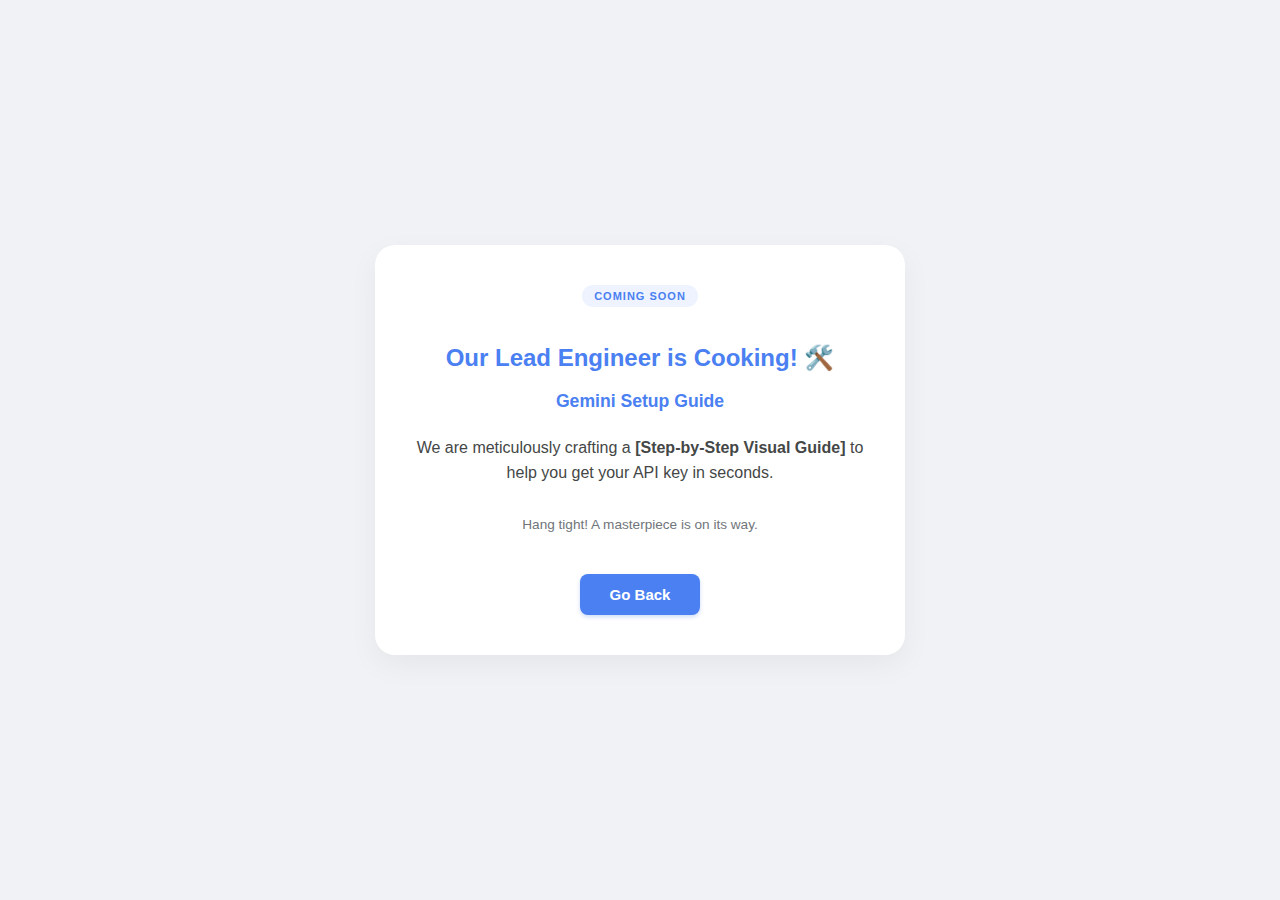
<file: guide-gemini.html>
<!DOCTYPE html>
<html lang="en">
<head>
    <script async src="https://www.googletagmanager.com/gtag/js?id=G-Q7K55RZKNW"></script>
    <script>
    window.dataLayer = window.dataLayer || [];
    function gtag(){dataLayer.push(arguments);}
    gtag('js', new Date());
    gtag('config', 'G-Q7K55RZKNW');
    </script>
    <script>(function(w,d,s,l,i){w[l]=w[l]||[];w[l].push({'gtm.start': new Date().getTime(),event:'gtm.js'});var f=d.getElementsByTagName(s)[0], j=d.createElement(s),dl=l!='dataLayer'?'&l='+l:'';j.async=true;j.src='https://www.googletagmanager.com/gtm.js?id='+i+dl;f.parentNode.insertBefore(j,f);})(window,document,'script','dataLayer','GTM-TP46CVMP');</script>
    
    <meta charset="UTF-8">
    <meta name="viewport" content="width=device-width, initial-scale=1.0">
    
    <title>KIVOSY | Gemini API Guide</title>
    
    <link rel="icon" href="./img/favicon.png" type="image/png">
    <style>
        body { font-family: 'Segoe UI', Tahoma, Geneva, Verdana, sans-serif; display: flex; align-items: center; justify-content: center; height: 100vh; background: #f0f2f5; color: #1f1f1f; text-align: center; margin: 0; }
        .card { background: white; padding: 40px; border-radius: 20px; box-shadow: 0 10px 30px rgba(0,0,0,0.05); max-width: 450px; }
        h1 { color: #4a80f1; margin-bottom: 15px; font-size: 24px; }
        p { line-height: 1.6; color: #444746; margin: 10px 0; }
        .badge { background: #eef3ff; color: #4a80f1; padding: 5px 12px; border-radius: 100px; font-size: 11px; font-weight: bold; margin-bottom: 20px; display: inline-block; letter-spacing: 1px; }
        .back-btn { cursor: pointer; background: #4a80f1; color: white; border: none; padding: 12px 30px; border-radius: 8px; font-weight: 600; font-size: 15px; transition: all 0.1s ease-in-out; box-shadow: 0 2px 4px rgba(11, 87, 208, 0.2); margin-top: 20px; }
        .back-btn:hover { background: #0842a0; transform: translateY(-1px); box-shadow: 0 4px 12px rgba(11, 87, 208, 0.3); }
        .back-btn:active { transform: scale(0.92) !important; filter: brightness(0.8); }
    </style>

    <script async src="https://pagead2.googlesyndication.com/pagead/js/adsbygoogle.js?client=ca-pub-5981094525589755" crossorigin="anonymous"></script>
</head>
<body>
    <div class="card">
        <div class="badge">COMING SOON</div>
        <h1>Our Lead Engineer is Cooking! 🛠️</h1>
        <p style="color: #4a80f1; font-weight: bold; font-size: 1.1em; margin-bottom: 20px;">Gemini Setup Guide</p>
        <p>We are meticulously crafting a <strong>[Step-by-Step Visual Guide]</strong> to help you get your API key in seconds.</p>
        <br>
        <p style="font-size: 0.85em; color: #70757a; margin: 0;">Hang tight! A masterpiece is on its way.</p>
        <br>
        <button class="back-btn" onclick="goBackOrClose()">Go Back</button>
    </div>

    <script>
        function goBackOrClose() {
            if (window.history.length > 1) { window.history.back(); } 
            else { window.location.href = 'index.html'; }
        }
    </script>
</body>
</html>
</file>
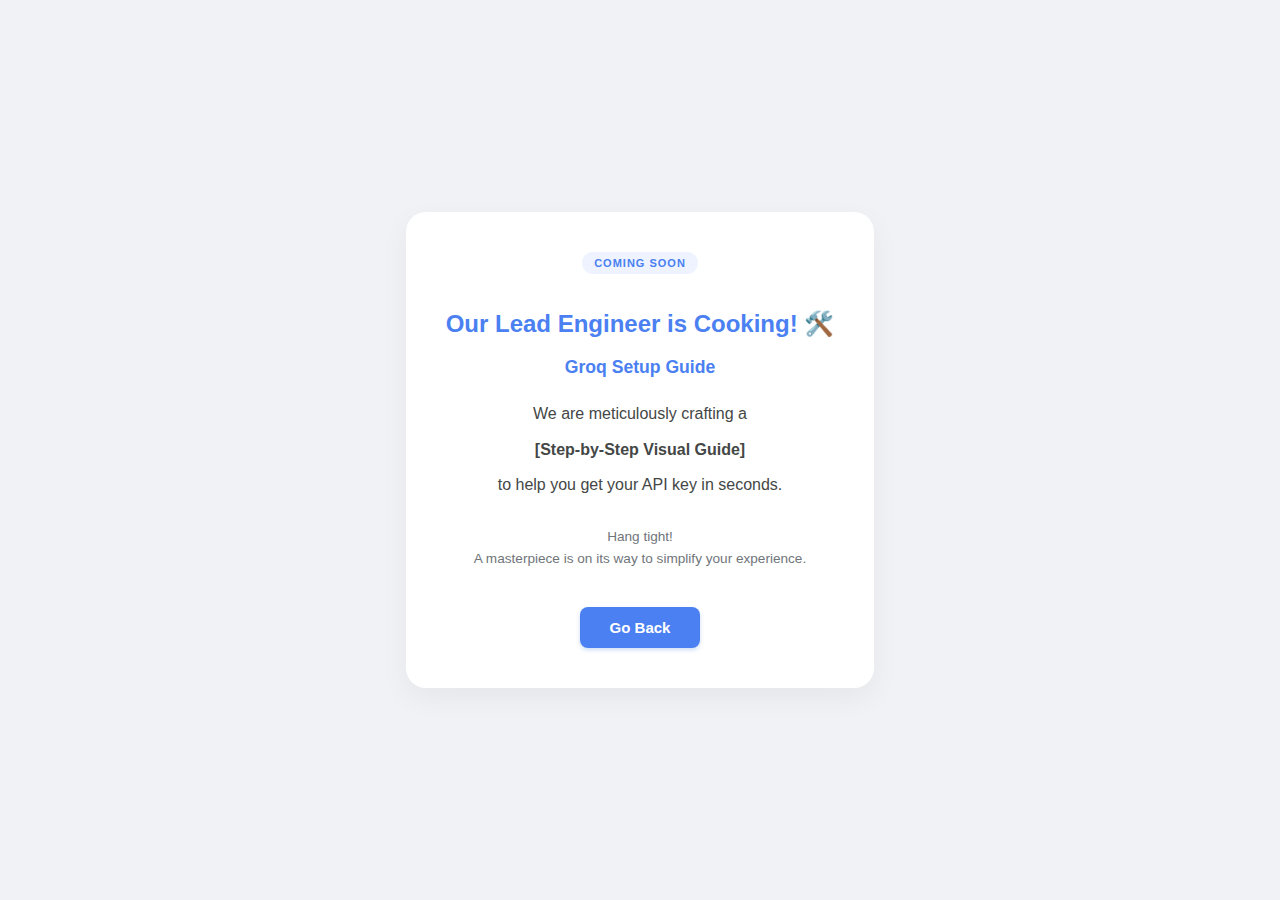
<file: guide-groq.html>
<!DOCTYPE html>
<html lang="en">
<head>
    <script async src="https://www.googletagmanager.com/gtag/js?id=G-Q7K55RZKNW"></script>
    <script>
    window.dataLayer = window.dataLayer || [];
    function gtag(){dataLayer.push(arguments);}
    gtag('js', new Date());
    gtag('config', 'G-Q7K55RZKNW');
    </script>
    <script>(function(w,d,s,l,i){w[l]=w[l]||[];w[l].push({'gtm.start': new Date().getTime(),event:'gtm.js'});var f=d.getElementsByTagName(s)[0], j=d.createElement(s),dl=l!='dataLayer'?'&l='+l:'';j.async=true;j.src='https://www.googletagmanager.com/gtm.js?id='+i+dl;f.parentNode.insertBefore(j,f);})(window,document,'script','dataLayer','GTM-TP46CVMP');</script>
    
    <meta charset="UTF-8">
    <meta name="viewport" content="width=device-width, initial-scale=1.0">
    
    <title>KIVOSY | Gemini API Guide</title>
    
    <link rel="icon" href="./img/favicon.png" type="image/png">
    <style>
        body { font-family: 'Segoe UI', Tahoma, Geneva, Verdana, sans-serif; display: flex; align-items: center; justify-content: center; height: 100vh; background: #f0f2f5; color: #1f1f1f; text-align: center; margin: 0; }
        .card { background: white; padding: 40px; border-radius: 20px; box-shadow: 0 10px 30px rgba(0,0,0,0.05); max-width: 450px; }
        h1 { color: #4a80f1; margin-bottom: 15px; font-size: 24px; }
        p { line-height: 1.6; color: #444746; margin: 10px 0; }
        .badge { background: #eef3ff; color: #4a80f1; padding: 5px 12px; border-radius: 100px; font-size: 11px; font-weight: bold; margin-bottom: 20px; display: inline-block; letter-spacing: 1px; }
        .back-btn { cursor: pointer; background: #4a80f1; color: white; border: none; padding: 12px 30px; border-radius: 8px; font-weight: 600; font-size: 15px; transition: all 0.1s ease-in-out; box-shadow: 0 2px 4px rgba(11, 87, 208, 0.2); margin-top: 20px; }
        .back-btn:hover { background: #0842a0; transform: translateY(-1px); box-shadow: 0 4px 12px rgba(11, 87, 208, 0.3); }
        .back-btn:active { transform: scale(0.92) !important; filter: brightness(0.8); }
    </style>

    <script async src="https://pagead2.googlesyndication.com/pagead/js/adsbygoogle.js?client=ca-pub-5981094525589755" crossorigin="anonymous"></script>
</head>
<body>
    <div class="card">
        <div class="badge">COMING SOON</div>
        <h1>Our Lead Engineer is Cooking! 🛠️</h1>
        
        <p style="color: #4a80f1; font-weight: bold; font-size: 1.1em; margin-bottom: 20px;">
            Groq Setup Guide
        </p>
        
        <p>We are meticulously crafting a</p>
        <p><strong>[Step-by-Step Visual Guide]</strong></p>
        <p>to help you get your API key in seconds.</p>
        
        <br>
        
        <p style="font-size: 0.85em; color: #70757a; margin: 0;">Hang tight!</p>
        <p style="font-size: 0.85em; color: #70757a; margin: 0;">
            A masterpiece is on its way to simplify your experience.
        </p>
        
        <br>
        <button class="back-btn" onclick="goBackOrClose()">Go Back</button>
    </div>

        <script>
            function goBackOrClose() {
                // If there's a history, go back. Otherwise, redirect to index.html (Safest Method)
                if (window.history.length > 1) {
                    window.history.back();
                } else {
                    window.location.href = 'index.html';
                }
            }
        </script>
    </div>
</body>
</html>
</file>
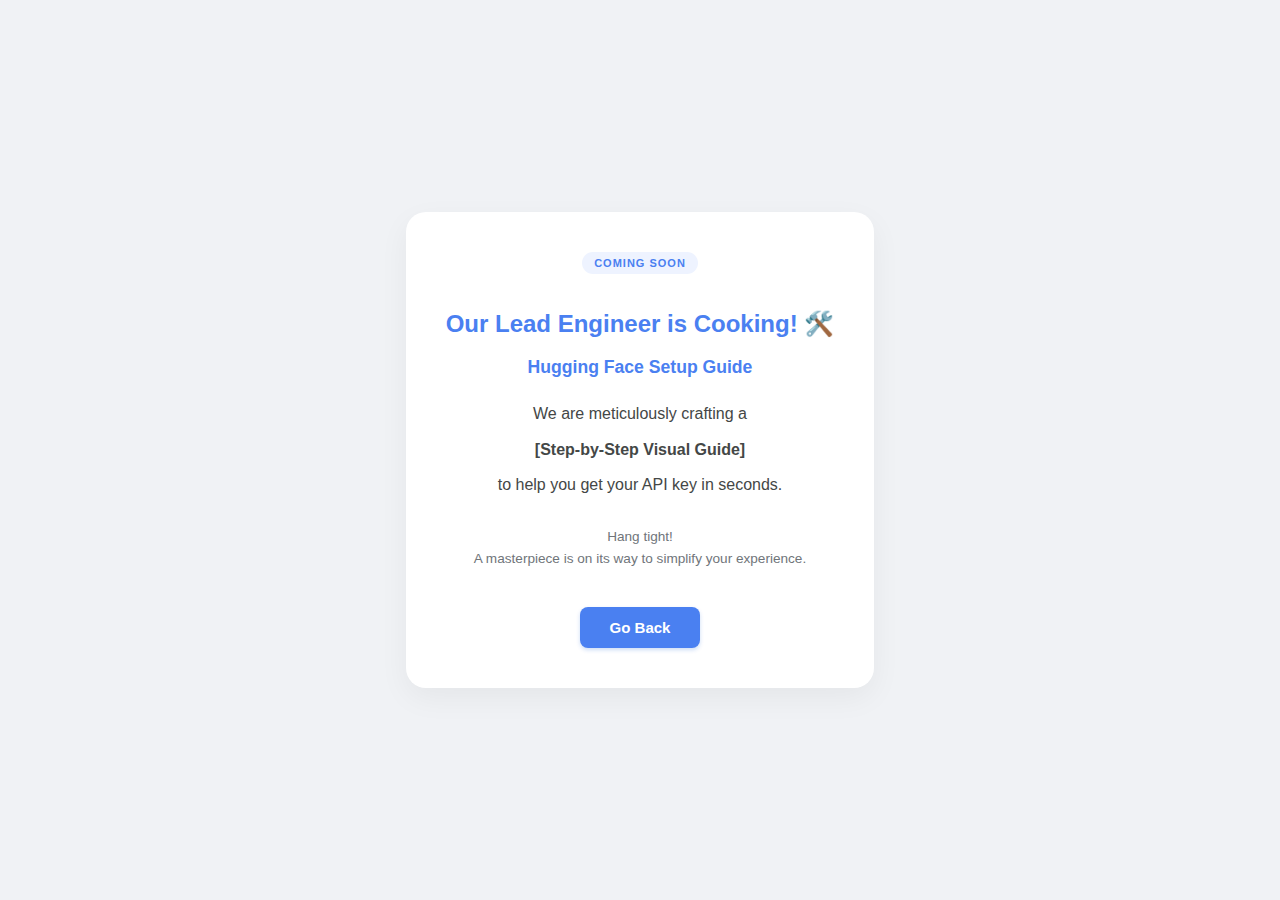
<file: guide-huggingface.html>
<!DOCTYPE html>
<html lang="en">
<head>
    <script async src="https://www.googletagmanager.com/gtag/js?id=G-Q7K55RZKNW"></script>
    <script>
    window.dataLayer = window.dataLayer || [];
    function gtag(){dataLayer.push(arguments);}
    gtag('js', new Date());
    gtag('config', 'G-Q7K55RZKNW');
    </script>
    <script>(function(w,d,s,l,i){w[l]=w[l]||[];w[l].push({'gtm.start': new Date().getTime(),event:'gtm.js'});var f=d.getElementsByTagName(s)[0], j=d.createElement(s),dl=l!='dataLayer'?'&l='+l:'';j.async=true;j.src='https://www.googletagmanager.com/gtm.js?id='+i+dl;f.parentNode.insertBefore(j,f);})(window,document,'script','dataLayer','GTM-TP46CVMP');</script>
    
    <meta charset="UTF-8">
    <meta name="viewport" content="width=device-width, initial-scale=1.0">
    
    <title>KIVOSY | Gemini API Guide</title>
    
    <link rel="icon" href="./img/favicon.png" type="image/png">
    <style>
        body { font-family: 'Segoe UI', Tahoma, Geneva, Verdana, sans-serif; display: flex; align-items: center; justify-content: center; height: 100vh; background: #f0f2f5; color: #1f1f1f; text-align: center; margin: 0; }
        .card { background: white; padding: 40px; border-radius: 20px; box-shadow: 0 10px 30px rgba(0,0,0,0.05); max-width: 450px; }
        h1 { color: #4a80f1; margin-bottom: 15px; font-size: 24px; }
        p { line-height: 1.6; color: #444746; margin: 10px 0; }
        .badge { background: #eef3ff; color: #4a80f1; padding: 5px 12px; border-radius: 100px; font-size: 11px; font-weight: bold; margin-bottom: 20px; display: inline-block; letter-spacing: 1px; }
        .back-btn { cursor: pointer; background: #4a80f1; color: white; border: none; padding: 12px 30px; border-radius: 8px; font-weight: 600; font-size: 15px; transition: all 0.1s ease-in-out; box-shadow: 0 2px 4px rgba(11, 87, 208, 0.2); margin-top: 20px; }
        .back-btn:hover { background: #0842a0; transform: translateY(-1px); box-shadow: 0 4px 12px rgba(11, 87, 208, 0.3); }
        .back-btn:active { transform: scale(0.92) !important; filter: brightness(0.8); }
    </style>

    <script async src="https://pagead2.googlesyndication.com/pagead/js/adsbygoogle.js?client=ca-pub-5981094525589755" crossorigin="anonymous"></script>
</head>
<body>
    <div class="card">
        <div class="badge">COMING SOON</div>
        <h1>Our Lead Engineer is Cooking! 🛠️</h1>
        
        <p style="color: #4a80f1; font-weight: bold; font-size: 1.1em; margin-bottom: 20px;">
            Hugging Face Setup Guide
        </p>
        
        <p>We are meticulously crafting a</p>
        <p><strong>[Step-by-Step Visual Guide]</strong></p>
        <p>to help you get your API key in seconds.</p>
        
        <br>
        
        <p style="font-size: 0.85em; color: #70757a; margin: 0;">Hang tight!</p>
        <p style="font-size: 0.85em; color: #70757a; margin: 0;">
            A masterpiece is on its way to simplify your experience.
        </p>
        
        <br>
        <button class="back-btn" onclick="goBackOrClose()">Go Back</button>
    </div>

        <script>
            function goBackOrClose() {
                // If there's a history, go back. Otherwise, redirect to index.html (Safest Method)
                if (window.history.length > 1) {
                    window.history.back();
                } else {
                    window.location.href = 'index.html';
                }
            }
        </script>
    </div>
</body>
</html>
</file>
